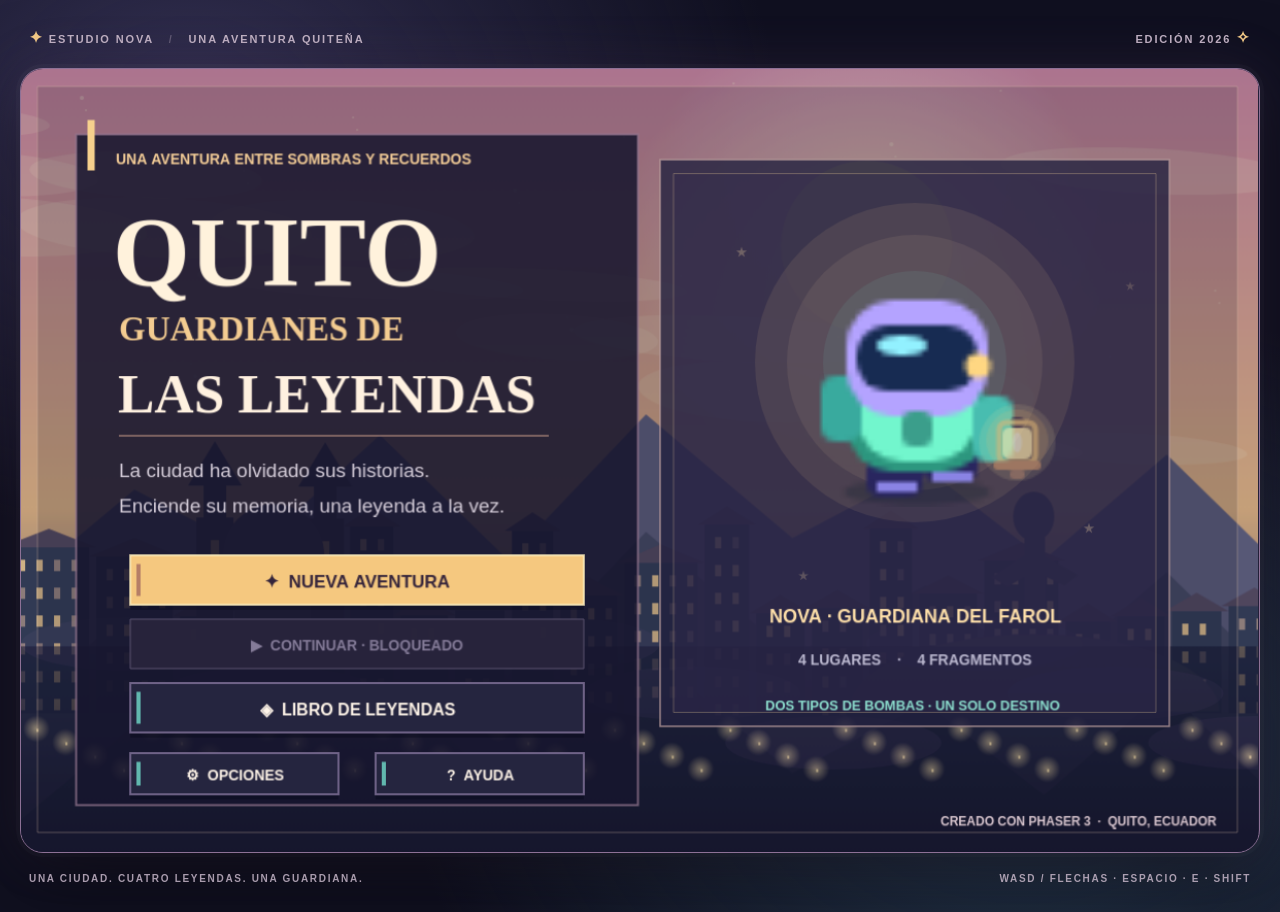
<file: mi-primer-juego/index.html>
<!doctype html>
<html lang="es">
<head>
  <meta charset="UTF-8">
  <meta name="viewport" content="width=device-width, initial-scale=1, viewport-fit=cover">
  <meta name="theme-color" content="#14132c">
  <meta name="description" content="Quito: Guardianes de las Leyendas. Un juego original de exploración y bombas mágicas, creado en Phaser 3.">
  <title>Quito: Guardianes de las Leyendas · Phaser 3</title>
  <link rel="stylesheet" href="css/styles.css?v=20261105-menu2">
</head>
<body>
  <main class="shell">
    <header class="site-header">
      <span><i class="star">✦</i> ESTUDIO NOVA <span class="divider">/</span> UNA AVENTURA QUITEÑA</span>
      <span class="edition">EDICIÓN 2026 <i class="star">✧</i></span>
    </header>
    <section class="game-shell" aria-label="Videojuego Quito: Guardianes de las Leyendas">
      <div id="game-container" role="application" aria-label="Juego en Phaser 3"></div>
      <div class="loading-note" id="loading-note" role="status" aria-live="polite">
        <div class="startup-card">
          <div class="startup-sparkle" aria-hidden="true">✦</div>
          <h2 id="startup-heading">Preparando las luces de Quito…</h2>
          <p id="startup-detail">Cargando los recuerdos de nuestra ciudad</p>
          <button id="retry-startup" type="button" hidden>↻ Volver a intentar</button>
        </div>
      </div>
    </section>
    <footer class="site-footer">
      <span>UNA CIUDAD. CUATRO LEYENDAS. UNA GUARDIANA.</span>
      <span>WASD / FLECHAS · ESPACIO · E · SHIFT</span>
    </footer>
  </main>
  <noscript>Activa JavaScript para disfrutar del juego.</noscript>
  <!-- El cargador verifica Phaser y cada escena antes de iniciar el juego. -->
  <script src="js/bootstrap.js?v=20261105-menu2" defer></script>
</body>
</html>
</file>
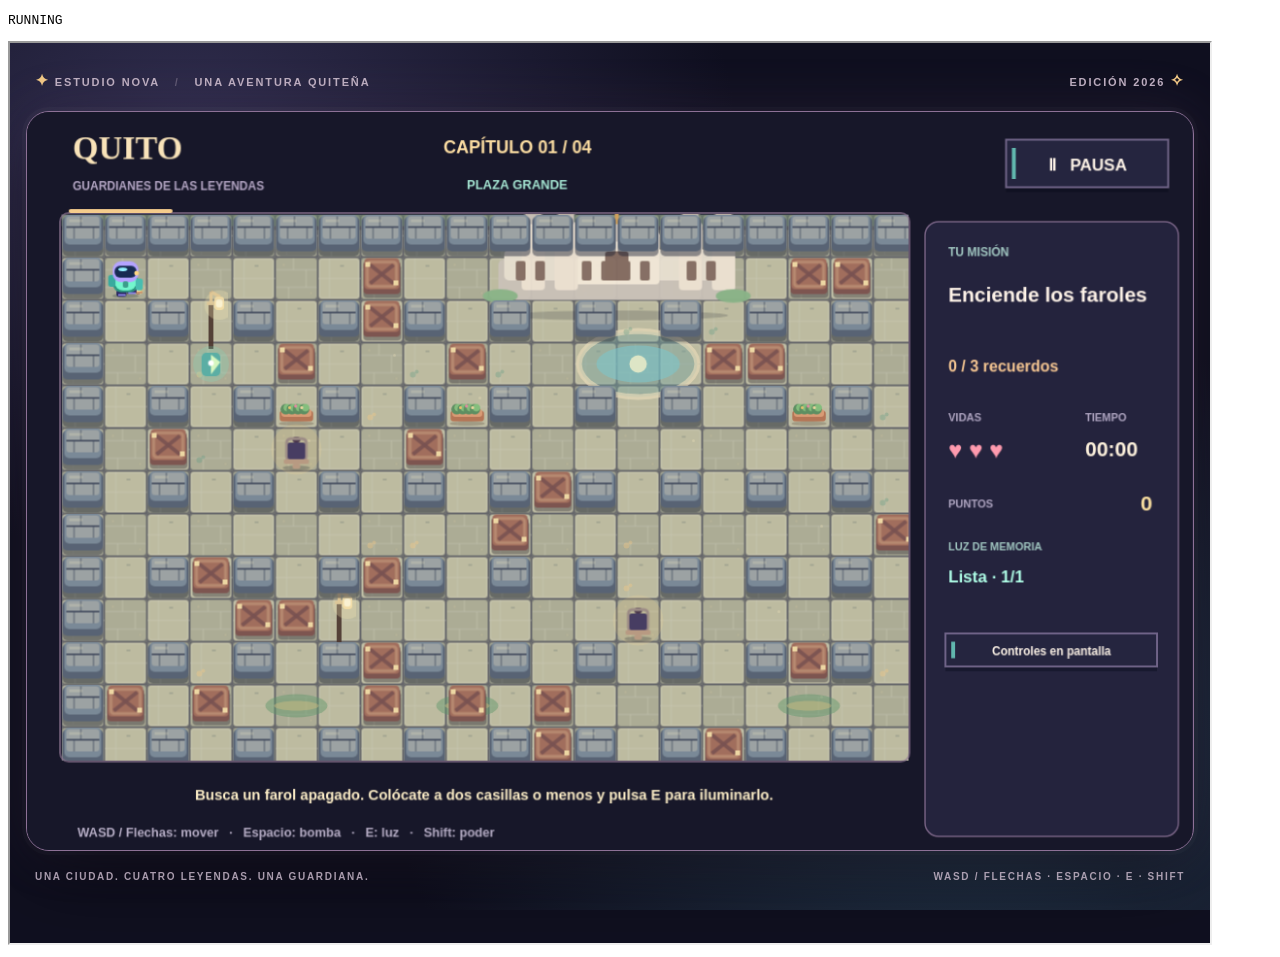
<file: mi-primer-juego/tests/browser-start.html>
<!doctype html><meta charset="utf-8"><title>Prueba de entrada a misiones</title>
<pre id="result">RUNNING</pre><iframe src="../index.html" width="1200" height="900"></iframe>
<script>
const frame = document.querySelector('iframe');
const result = document.querySelector('#result');
const errors = [];
frame.addEventListener('load', () => {
  const w = frame.contentWindow;
  w.addEventListener('error', e => errors.push(e.message));
  const wait = ms => new Promise(resolve => setTimeout(resolve, ms));
  const until = async test => { for (let n=0; n<100 && !test(); n++) await wait(100); };
  (async () => {
    for (let n = 0; !w.QuitoStartup?.ready && n < 150; n++) await wait(100);
    if (!w.QuitoStartup?.ready) throw Error('No arrancó el menú');
    const game = w.quitoGame;
    for (let level = 1; level <= 4; level++) {
      w.NovaData.progress.unlocked = 4;
      game.scene.stop('Game'); game.scene.stop('HUD'); game.scene.stop('Menu');
      await until(() => !game.scene.isActive('Game') && !game.scene.isActive('HUD'));
      game.scene.start('CityMap', { selected: level });
      await until(() => game.scene.isActive('CityMap') && game.scene.getScene('CityMap').selected === level);
      const map = game.scene.getScene('CityMap');
      const back = map.enter.list.find(child => child.input?.enabled);
      back.emit('pointerdown');
      await until(() => game.scene.isActive('Game') && game.scene.getScene('Game').level === level && game.scene.isActive('HUD'));
      const world = game.scene.getScene('Game');
      const hud = game.scene.getScene('HUD');
      if (!game.scene.isActive('Game') || !hud.introLayer?.active || !world.hero) throw Error('No inició el nivel ' + level + ': ' + errors.join('; ') + ' active=' + game.scene.isActive('Game') + ' hero=' + Boolean(world.hero) + ' hud=' + Boolean(hud.introLayer));
      const button = hud.introLayer.list.find(child => child.type === 'Container');
      button.list.find(child => child.input?.enabled).emit('pointerdown');
      await wait(200);
      if (world.storyOpening || world.time.paused || !hud.lifeText) throw Error('Misión bloqueada: ' + level);
      if (new URLSearchParams(location.search).has('preview')) {
        result.style.display='none';
        document.body.style.margin='0';
        frame.style.cssText='border:0;width:100vw;height:100vh';
        if(new URLSearchParams(location.search).has('controls')) hud.padToggle.list.find(child=>child.input?.enabled).emit('pointerdown');
        world.time.paused=true;
        return;
      }
      world.placeBomb(); world.useMemory();
      await wait(100);
      if (errors.length) throw Error(errors.join('\n'));
      result.textContent += '\nPASS: mapa → nivel ' + level + ' → misión y acciones';
    }
    result.textContent += '\nSUCCESS';
    game.destroy(true);
  })().catch(error => { result.textContent += '\nFAIL: ' + error.stack; });
});
</script>
</file>
<file: mi-primer-juego/css/styles.css>
:root{color-scheme:dark;--ink:#f9f5ec;--muted:#b9a9be;--gold:#f7cd88}
*{box-sizing:border-box}html,body{margin:0;min-height:100%;background:#101020;font-family:'Trebuchet MS',Verdana,sans-serif;color:var(--ink)}
body{background:radial-gradient(ellipse at 15% 12%,#333052 0%,transparent 38%),radial-gradient(ellipse at 80% 82%,#25384d 0%,transparent 43%),#101020;display:flex;align-items:center;justify-content:center;padding:16px}
.shell{width:min(1240px,100%)}.site-header,.site-footer{display:flex;justify-content:space-between;gap:14px;align-items:center;color:#c7b7c9;font-weight:700;letter-spacing:.17em;font-size:11px;padding:12px 9px}.site-header{margin-bottom:9px}.site-footer{margin-top:8px;font-size:10px;opacity:.84}.star{color:var(--gold);font-size:16px;font-style:normal}.divider{padding:0 10px;opacity:.35}
.game-shell{position:relative;overflow:hidden;aspect-ratio:1200/760;width:100%;border:1px solid #8d7196;border-radius:23px;background:#221f38;box-shadow:0 22px 80px #0008,0 0 0 4px #ffffff07,0 0 55px #ab7ed125}#game-container{width:100%;height:100%;touch-action:none}#game-container canvas{display:block;outline:0}.loading-note{position:absolute;inset:0;display:flex;justify-content:center;align-items:center;font-size:16px;color:#f3d7a5;letter-spacing:.12em;pointer-events:none;z-index:20;background:linear-gradient(155deg,#1b1b38ed,#302441eb)}#game-container canvas{position:relative;z-index:1}
@media(max-width:680px){body{padding:2px;min-height:100dvh}.site-header{padding:8px 6px;font-size:8px}.site-footer{padding:8px 5px;font-size:8px}.edition{display:none}.shell{width:100%}.game-shell{border-radius:10px}}

/* Pantalla de carga y recuperación: evita la pantalla vacía si falla alguna escena. */
.startup-card{width:min(570px,90%);padding:37px 30px;border:1px solid #cfaa91a1;border-radius:20px;text-align:center;background:linear-gradient(140deg,#302a4b,#16182ef8);box-shadow:0 24px 65px #08071a80;display:flex;align-items:center;flex-direction:column;gap:13px}
.startup-sparkle{font-size:50px;color:#ffdea0;text-shadow:0 0 25px #ffce91;animation:novaPulse 2.5s ease-in-out infinite}
.startup-card h2{font:700 clamp(22px,3vw,32px) Georgia,serif;letter-spacing:0;color:#fff2dd;margin:0}
.startup-card p{font:15px/1.6 'Trebuchet MS',Arial,sans-serif;letter-spacing:.025em;color:#cfc5d9;white-space:pre-line;overflow-wrap:anywhere;margin:0;max-width:100%}
.startup-card button{border:1px solid #fff0bf;background:#f2c883;color:#30223c;border-radius:10px;padding:13px 23px;font-weight:800;font-size:15px;cursor:pointer;margin-top:10px}
.startup-card button:hover{background:#ffdea2}
.loading-note.failed{background:#121428f3}
.loading-note.failed .startup-sparkle{color:#ffb2b9}
@keyframes novaPulse{0%,100%{transform:scale(.9);opacity:.6}50%{transform:scale(1.15);opacity:1}}
@media(max-width:680px){.startup-card{padding:22px 16px}.startup-card p{font-size:12px}.startup-sparkle{font-size:35px}}
</file>
